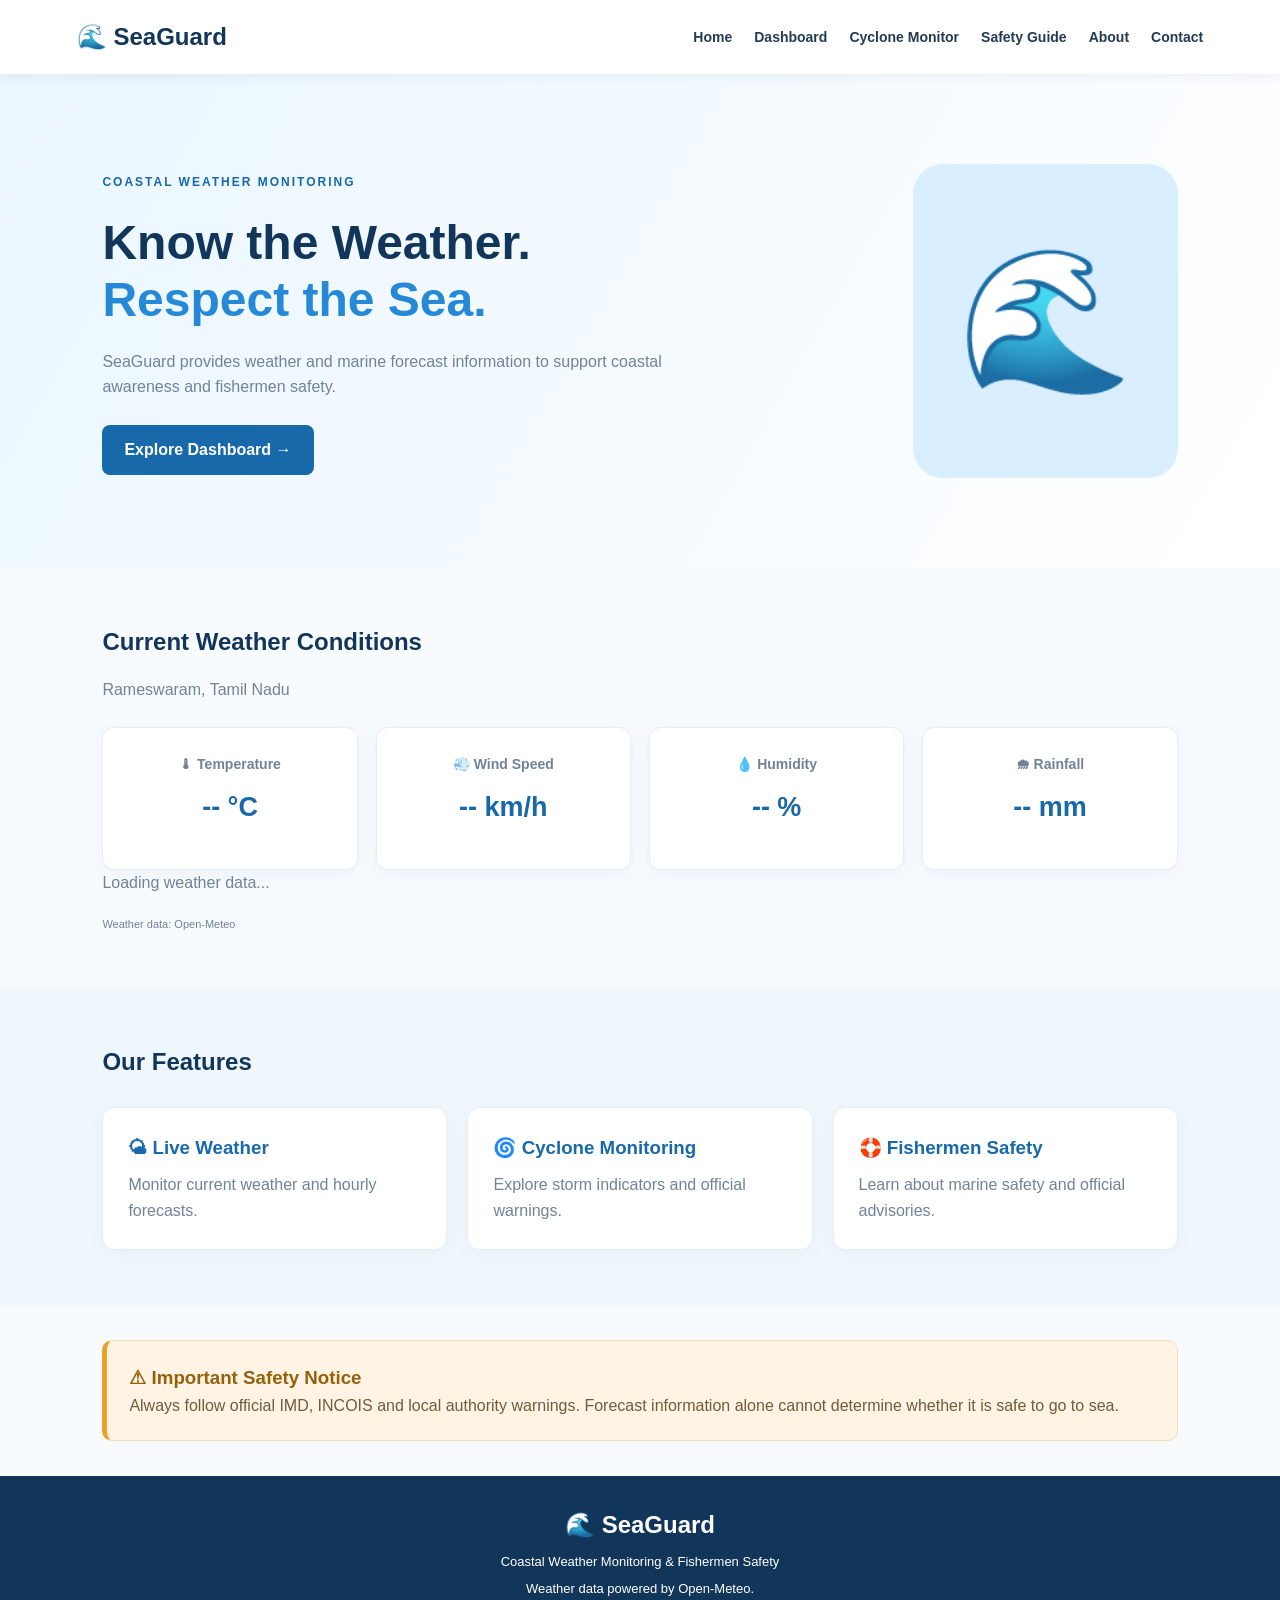
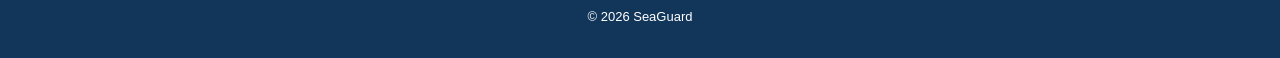
<file: index.html>
<!DOCTYPE html>
<html lang="en">
<head>
    <meta charset="UTF-8">
    <meta name="viewport" content="width=device-width, initial-scale=1.0">
    <title>SeaGuard | Coastal Safety</title>
    <link rel="stylesheet" href="style.css">
    <script src="script.js" defer></script>
</head>
<body>

<header>
    <a href="index.html" class="logo">🌊 SeaGuard</a>
    <button class="menu-toggle" onclick="toggleMenu()">☰</button>
    <nav id="nav">
        <a href="index.html">Home</a>
        <a href="dashboard.html">Dashboard</a>
        <a href="cyclone.html">Cyclone Monitor</a>
        <a href="safety.html">Safety Guide</a>
        <a href="about.html">About</a>
        <a href="contact.html">Contact</a>
    </nav>
</header>

<section class="hero">
    <div class="hero-content">
        <span class="tag">COASTAL WEATHER MONITORING</span>
        <h1>Know the Weather.<br><span>Respect the Sea.</span></h1>
        <p>
            SeaGuard provides weather and marine forecast information
            to support coastal awareness and fishermen safety.
        </p>
        <a href="dashboard.html" class="btn">Explore Dashboard →</a>
    </div>
    <div class="hero-image">🌊</div>
</section>

<section class="section">
    <h2>Current Weather Conditions</h2>
    <p class="subtitle" id="locationName">Rameswaram, Tamil Nadu</p>

    <div class="weather-grid">
        <div class="weather-card">
            <h3>🌡 Temperature</h3>
            <h2 id="temperature">-- °C</h2>
        </div>

        <div class="weather-card">
            <h3>💨 Wind Speed</h3>
            <h2 id="wind">-- km/h</h2>
        </div>

        <div class="weather-card">
            <h3>💧 Humidity</h3>
            <h2 id="humidity">-- %</h2>
        </div>

        <div class="weather-card">
            <h3>🌧 Rainfall</h3>
            <h2 id="rainfall">-- mm</h2>
        </div>
    </div>

    <p id="updatedAt" class="subtitle">Loading weather data...</p>
    <p class="api-credit">Weather data: Open-Meteo</p>
</section>

<section class="section features">
    <h2>Our Features</h2>

    <div class="feature-grid">
        <a href="dashboard.html" class="feature-card">
            <h3>🌤 Live Weather</h3>
            <p>Monitor current weather and hourly forecasts.</p>
        </a>

        <a href="cyclone.html" class="feature-card">
            <h3>🌀 Cyclone Monitoring</h3>
            <p>Explore storm indicators and official warnings.</p>
        </a>

        <a href="safety.html" class="feature-card">
            <h3>🛟 Fishermen Safety</h3>
            <p>Learn about marine safety and official advisories.</p>
        </a>
    </div>
</section>

<section class="warning">
    <h3>⚠ Important Safety Notice</h3>
    <p>
        Always follow official IMD, INCOIS and local authority
        warnings. Forecast information alone cannot determine
        whether it is safe to go to sea.
    </p>
</section>

<footer>
    <h2>🌊 SeaGuard</h2>
    <p>Coastal Weather Monitoring & Fishermen Safety</p>
    <p>Weather data powered by Open-Meteo.</p>
    <p>© 2026 SeaGuard</p>
</footer>

</body>
</html>
</file>
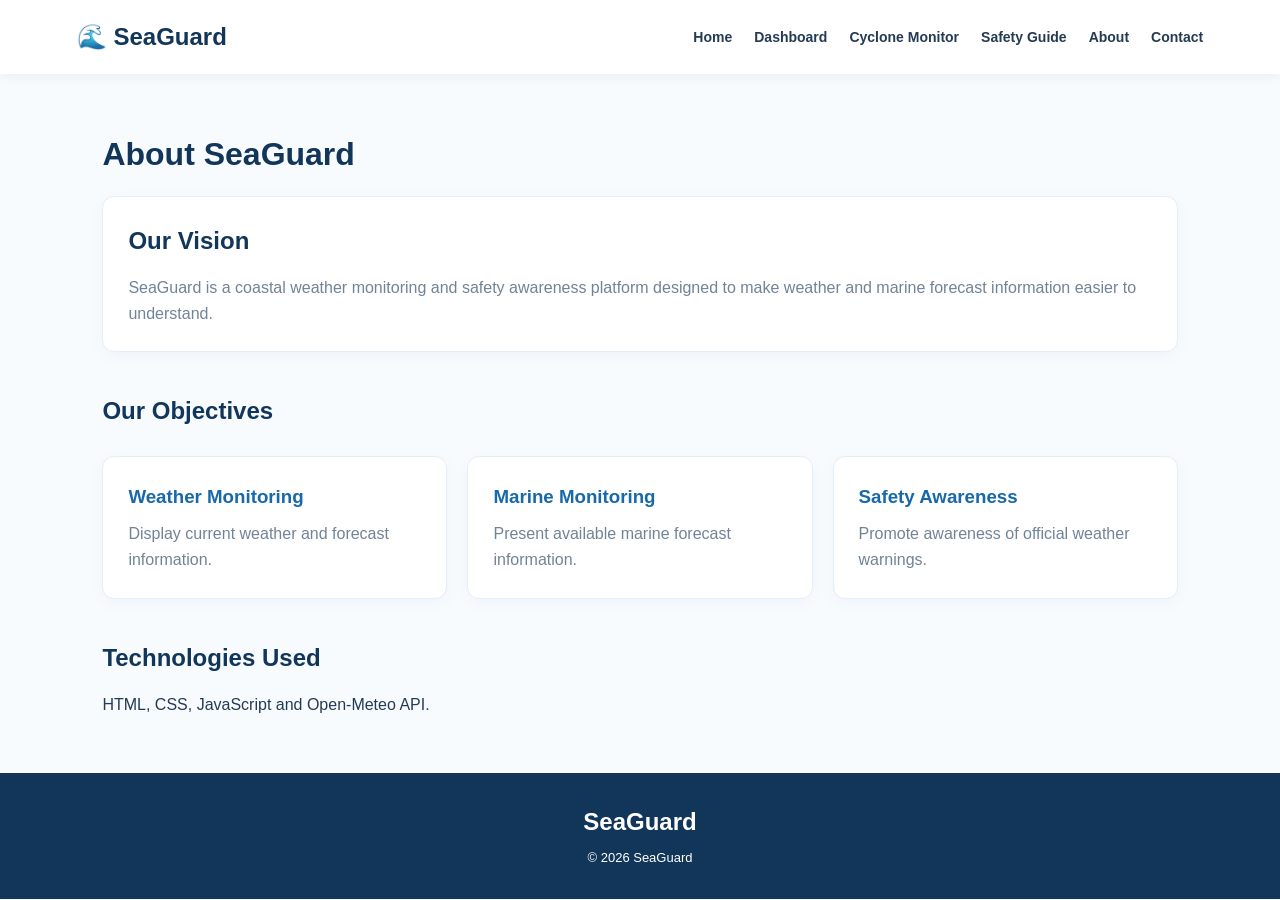
<file: about.html>
<!DOCTYPE html>
<html lang="en">
<head>
    <meta charset="UTF-8">
    <meta name="viewport" content="width=device-width, initial-scale=1.0">
    <title>About | SeaGuard</title>
    <link rel="stylesheet" href="style.css">
</head>
<body>

<header>
    <a href="index.html" class="logo">🌊 SeaGuard</a>
    <button class="menu-toggle" onclick="toggleMenu()">☰</button>
    <nav id="nav">
        <a href="index.html">Home</a>
        <a href="dashboard.html">Dashboard</a>
        <a href="cyclone.html">Cyclone Monitor</a>
        <a href="safety.html">Safety Guide</a>
        <a href="about.html">About</a>
        <a href="contact.html">Contact</a>
    </nav>
</header>

<main class="section">
    <h1>About SeaGuard</h1>

    <div class="feature-card">
        <h2>Our Vision</h2>
        <p>
            SeaGuard is a coastal weather monitoring and safety
            awareness platform designed to make weather and marine
            forecast information easier to understand.
        </p>
    </div>

    <h2 class="subheading">Our Objectives</h2>

    <div class="feature-grid">
        <div class="feature-card">
            <h3>Weather Monitoring</h3>
            <p>Display current weather and forecast information.</p>
        </div>

        <div class="feature-card">
            <h3>Marine Monitoring</h3>
            <p>Present available marine forecast information.</p>
        </div>

        <div class="feature-card">
            <h3>Safety Awareness</h3>
            <p>Promote awareness of official weather warnings.</p>
        </div>
    </div>

    <h2 class="subheading">Technologies Used</h2>
    <p>HTML, CSS, JavaScript and Open-Meteo API.</p>
</main>

<footer>
    <h2>SeaGuard</h2>
    <p>© 2026 SeaGuard</p>
</footer>

</body>
</html>
</file>
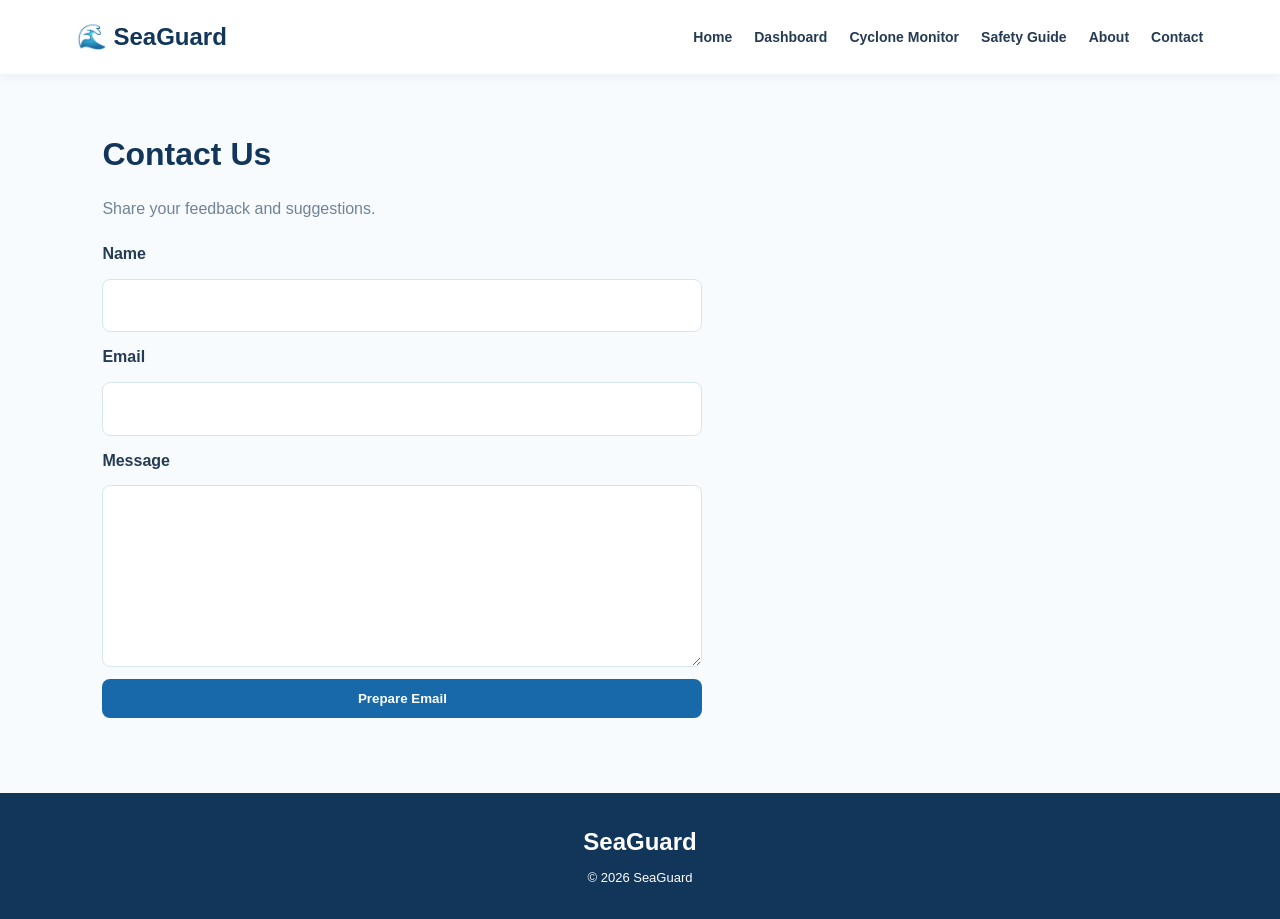
<file: contact.html>
<!DOCTYPE html>
<html lang="en">
<head>
    <meta charset="UTF-8">
    <meta name="viewport" content="width=device-width, initial-scale=1.0">
    <title>Contact | SeaGuard</title>
    <link rel="stylesheet" href="style.css">
    <script src="script.js" defer></script>
</head>
<body>

<header>
    <a href="index.html" class="logo">🌊 SeaGuard</a>
    <button class="menu-toggle" onclick="toggleMenu()">☰</button>
    <nav id="nav">
        <a href="index.html">Home</a>
        <a href="dashboard.html">Dashboard</a>
        <a href="cyclone.html">Cyclone Monitor</a>
        <a href="safety.html">Safety Guide</a>
        <a href="about.html">About</a>
        <a href="contact.html">Contact</a>
    </nav>
</header>

<main class="section">
    <h1>Contact Us</h1>
    <p class="subtitle">Share your feedback and suggestions.</p>

    <form id="contactForm" class="contact-form">
        <label>Name</label>
        <input type="text" id="name" required>

        <label>Email</label>
        <input type="email" id="email" required>

        <label>Message</label>
        <textarea id="message" rows="6" required></textarea>

        <button type="submit" class="btn">Prepare Email</button>
    </form>

    <p id="contactStatus" class="subtitle"></p>
</main>

<footer>
    <h2>SeaGuard</h2>
    <p>© 2026 SeaGuard</p>
</footer>

</body>
</html>
</file>
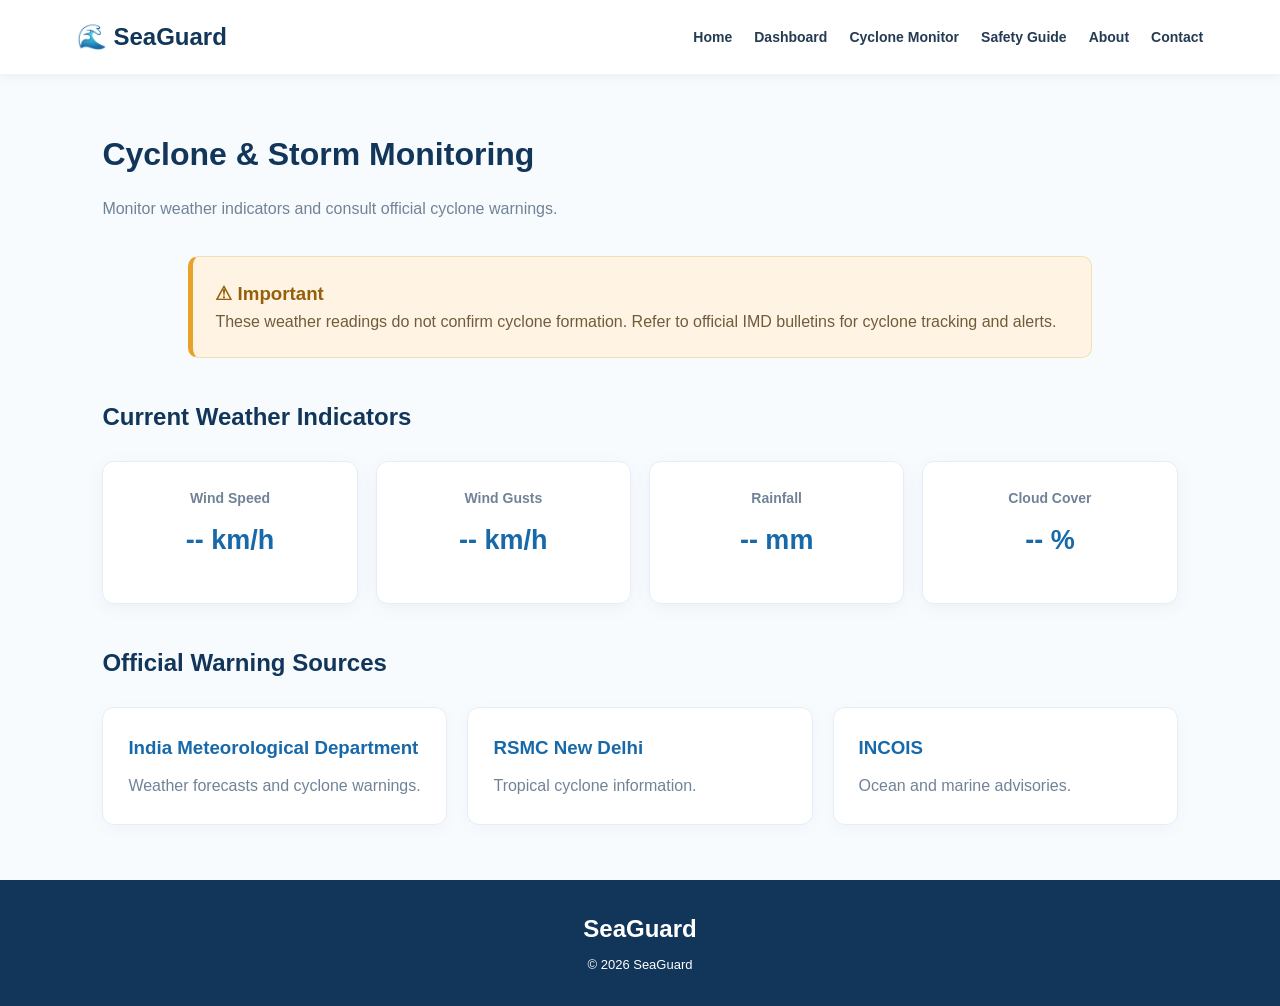
<file: cyclone.html>
<!DOCTYPE html>
<html lang="en">
<head>
    <meta charset="UTF-8">
    <meta name="viewport" content="width=device-width, initial-scale=1.0">
    <title>Cyclone Monitor | SeaGuard</title>
    <link rel="stylesheet" href="style.css">
    <script src="script.js" defer></script>
</head>
<body>

<header>
    <a href="index.html" class="logo">🌊 SeaGuard</a>
    <button class="menu-toggle" onclick="toggleMenu()">☰</button>
    <nav id="nav">
        <a href="index.html">Home</a>
        <a href="dashboard.html">Dashboard</a>
        <a href="cyclone.html">Cyclone Monitor</a>
        <a href="safety.html">Safety Guide</a>
        <a href="about.html">About</a>
        <a href="contact.html">Contact</a>
    </nav>
</header>

<main class="section">
    <h1>Cyclone & Storm Monitoring</h1>
    <p class="subtitle">
        Monitor weather indicators and consult official cyclone warnings.
    </p>

    <div class="warning">
        <h3>⚠ Important</h3>
        <p>
            These weather readings do not confirm cyclone formation.
            Refer to official IMD bulletins for cyclone tracking and alerts.
        </p>
    </div>

    <h2 class="subheading">Current Weather Indicators</h2>

    <div class="weather-grid">
        <div class="weather-card">
            <h3>Wind Speed</h3>
            <h2 id="wind">-- km/h</h2>
        </div>

        <div class="weather-card">
            <h3>Wind Gusts</h3>
            <h2 id="gusts">-- km/h</h2>
        </div>

        <div class="weather-card">
            <h3>Rainfall</h3>
            <h2 id="rainfall">-- mm</h2>
        </div>

        <div class="weather-card">
            <h3>Cloud Cover</h3>
            <h2 id="cloudCover">-- %</h2>
        </div>
    </div>

    <h2 class="subheading">Official Warning Sources</h2>

    <div class="feature-grid">
        <a class="feature-card" href="https://mausam.imd.gov.in/" target="_blank" rel="noopener">
            <h3>India Meteorological Department</h3>
            <p>Weather forecasts and cyclone warnings.</p>
        </a>

        <a class="feature-card" href="https://rsmcnewdelhi.imd.gov.in/" target="_blank" rel="noopener">
            <h3>RSMC New Delhi</h3>
            <p>Tropical cyclone information.</p>
        </a>

        <a class="feature-card" href="https://incois.gov.in/" target="_blank" rel="noopener">
            <h3>INCOIS</h3>
            <p>Ocean and marine advisories.</p>
        </a>
    </div>
</main>

<footer>
    <h2>SeaGuard</h2>
    <p>© 2026 SeaGuard</p>
</footer>

</body>
</html>
</file>
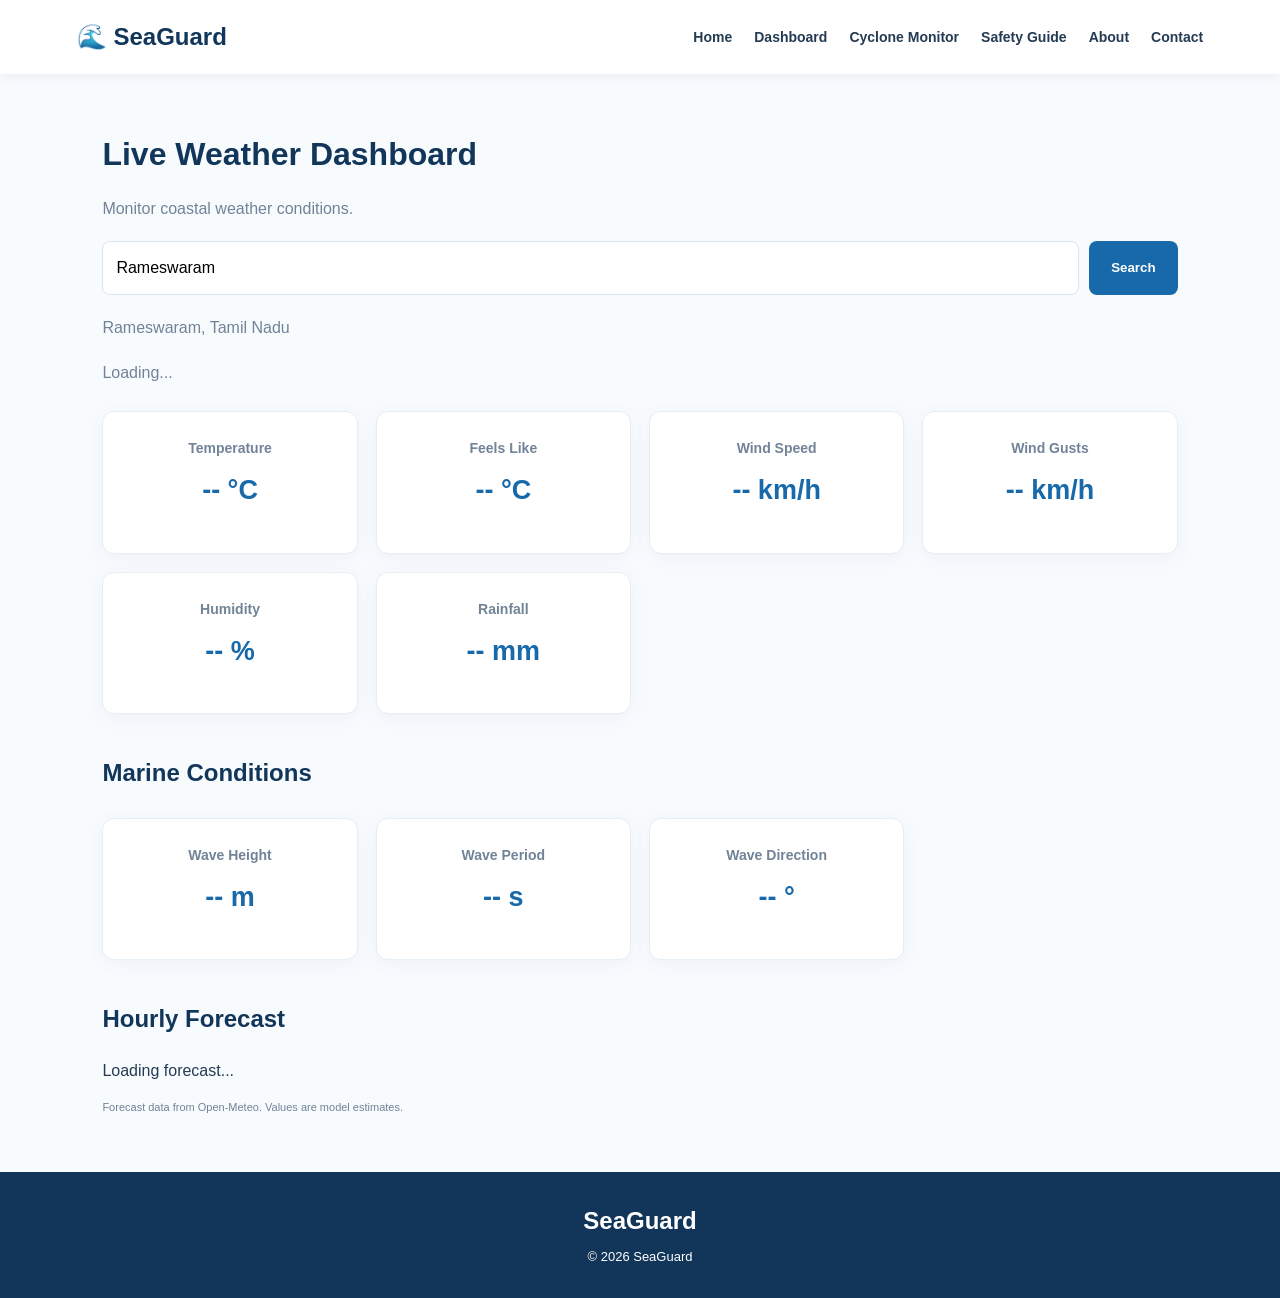
<file: dashboard.html>
<!DOCTYPE html>
<html lang="en">
<head>
    <meta charset="UTF-8">
    <meta name="viewport" content="width=device-width, initial-scale=1.0">
    <title>Weather Dashboard | SeaGuard</title>
    <link rel="stylesheet" href="style.css">
    <script src="script.js" defer></script>
</head>
<body>

<header>
    <a href="index.html" class="logo">🌊 SeaGuard</a>
    <button class="menu-toggle" onclick="toggleMenu()">☰</button>
    <nav id="nav">
        <a href="index.html">Home</a>
        <a href="dashboard.html">Dashboard</a>
        <a href="cyclone.html">Cyclone Monitor</a>
        <a href="safety.html">Safety Guide</a>
        <a href="about.html">About</a>
        <a href="contact.html">Contact</a>
    </nav>
</header>

<main class="section">
    <h1>Live Weather Dashboard</h1>
    <p class="subtitle">Monitor coastal weather conditions.</p>

    <form id="searchForm" class="search-box">
        <input type="text" id="placeInput"
               placeholder="Enter location" value="Rameswaram" required>
        <button type="submit" class="btn">Search</button>
    </form>

    <p id="locationName" class="subtitle">Rameswaram, Tamil Nadu</p>
    <p id="updatedAt" class="subtitle">Loading...</p>
    <p id="errorMessage" class="error" hidden></p>

    <div class="weather-grid">
        <div class="weather-card">
            <h3>Temperature</h3>
            <h2 id="temperature">-- °C</h2>
        </div>

        <div class="weather-card">
            <h3>Feels Like</h3>
            <h2 id="feelsLike">-- °C</h2>
        </div>

        <div class="weather-card">
            <h3>Wind Speed</h3>
            <h2 id="wind">-- km/h</h2>
        </div>

        <div class="weather-card">
            <h3>Wind Gusts</h3>
            <h2 id="gusts">-- km/h</h2>
        </div>

        <div class="weather-card">
            <h3>Humidity</h3>
            <h2 id="humidity">-- %</h2>
        </div>

        <div class="weather-card">
            <h3>Rainfall</h3>
            <h2 id="rainfall">-- mm</h2>
        </div>
    </div>

    <h2 class="subheading">Marine Conditions</h2>
    <div class="weather-grid">
        <div class="weather-card">
            <h3>Wave Height</h3>
            <h2 id="waveHeight">-- m</h2>
        </div>

        <div class="weather-card">
            <h3>Wave Period</h3>
            <h2 id="wavePeriod">-- s</h2>
        </div>

        <div class="weather-card">
            <h3>Wave Direction</h3>
            <h2 id="waveDirection">-- °</h2>
        </div>
    </div>

    <h2 class="subheading">Hourly Forecast</h2>
    <div id="hourlyForecast" class="forecast-grid">
        Loading forecast...
    </div>

    <p class="api-credit">
        Forecast data from Open-Meteo. Values are model estimates.
    </p>
</main>

<footer>
    <h2>SeaGuard</h2>
    <p>© 2026 SeaGuard</p>
</footer>

</body>
</html>
</file>
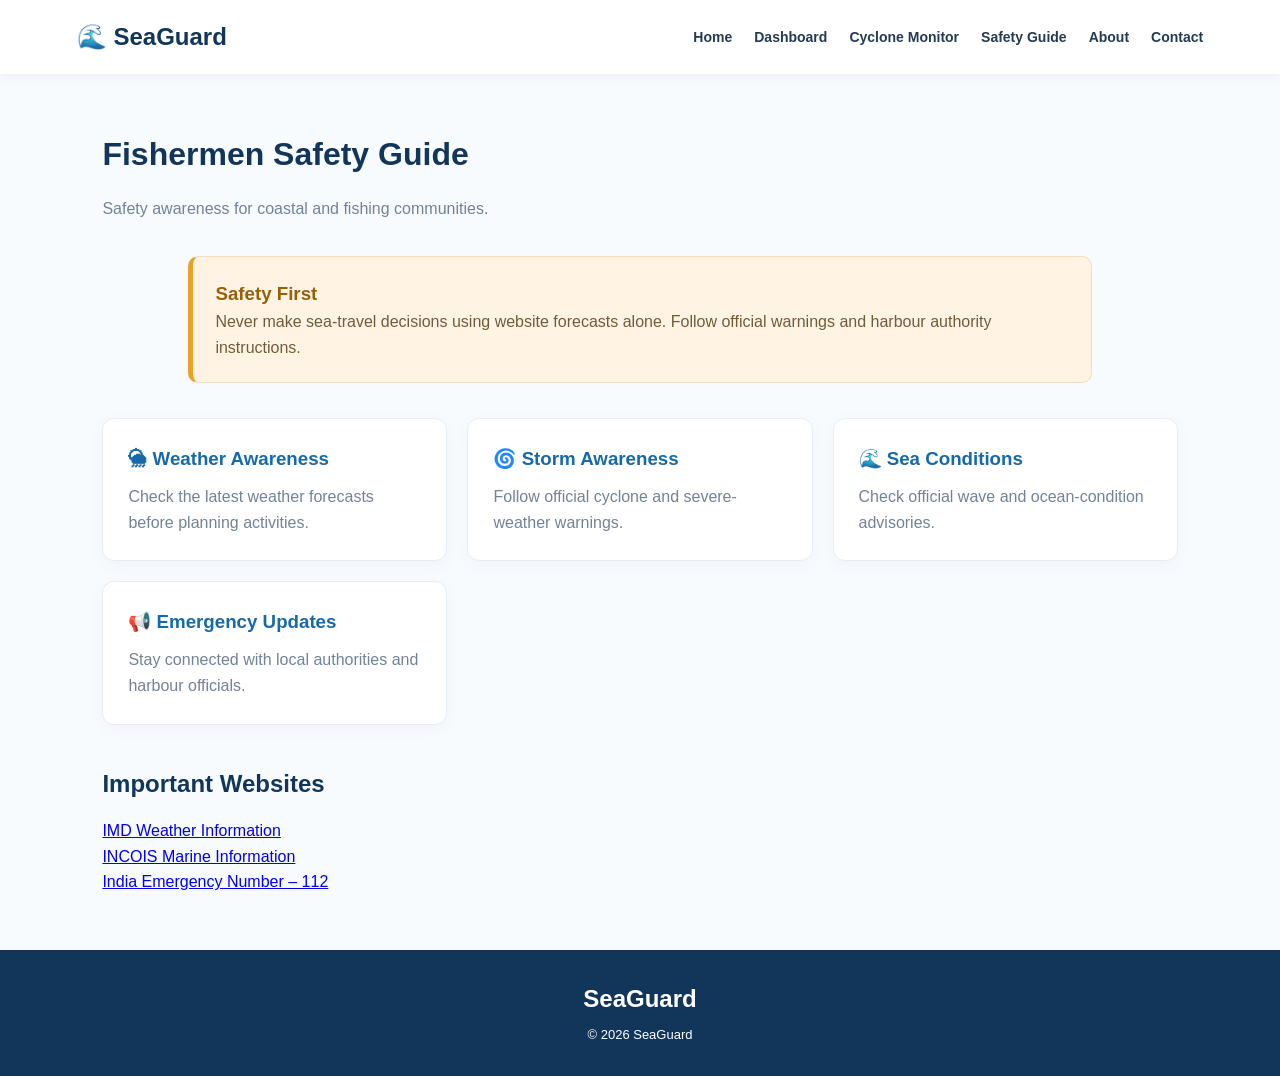
<file: safety.html>
<!DOCTYPE html>
<html lang="en">
<head>
    <meta charset="UTF-8">
    <meta name="viewport" content="width=device-width, initial-scale=1.0">
    <title>Safety Guide | SeaGuard</title>
    <link rel="stylesheet" href="style.css">
</head>
<body>

<header>
    <a href="index.html" class="logo">🌊 SeaGuard</a>
    <button class="menu-toggle" onclick="toggleMenu()">☰</button>
    <nav id="nav">
        <a href="index.html">Home</a>
        <a href="dashboard.html">Dashboard</a>
        <a href="cyclone.html">Cyclone Monitor</a>
        <a href="safety.html">Safety Guide</a>
        <a href="about.html">About</a>
        <a href="contact.html">Contact</a>
    </nav>
</header>

<main class="section">
    <h1>Fishermen Safety Guide</h1>
    <p class="subtitle">
        Safety awareness for coastal and fishing communities.
    </p>

    <div class="warning">
        <h3>Safety First</h3>
        <p>
            Never make sea-travel decisions using website forecasts alone.
            Follow official warnings and harbour authority instructions.
        </p>
    </div>

    <div class="feature-grid">
        <div class="feature-card">
            <h3>🌦 Weather Awareness</h3>
            <p>Check the latest weather forecasts before planning activities.</p>
        </div>

        <div class="feature-card">
            <h3>🌀 Storm Awareness</h3>
            <p>Follow official cyclone and severe-weather warnings.</p>
        </div>

        <div class="feature-card">
            <h3>🌊 Sea Conditions</h3>
            <p>Check official wave and ocean-condition advisories.</p>
        </div>

        <div class="feature-card">
            <h3>📢 Emergency Updates</h3>
            <p>Stay connected with local authorities and harbour officials.</p>
        </div>
    </div>

    <h2 class="subheading">Important Websites</h2>
    <p><a href="https://mausam.imd.gov.in/" target="_blank" rel="noopener">IMD Weather Information</a></p>
    <p><a href="https://incois.gov.in/" target="_blank" rel="noopener">INCOIS Marine Information</a></p>
    <p><a href="https://112.gov.in/" target="_blank" rel="noopener">India Emergency Number – 112</a></p>
</main>

<footer>
    <h2>SeaGuard</h2>
    <p>© 2026 SeaGuard</p>
</footer>

</body>
</html>
</file>
<file: style.css>
* {
    margin: 0;
    padding: 0;
    box-sizing: border-box;
}

:root {
    --primary: #1769aa;
    --dark: #12365a;
    --light: #eaf5fc;
    --text: #243b53;
    --muted: #718397;
}

body {
    font-family: Arial, sans-serif;
    color: var(--text);
    background: #f8fbfe;
    line-height: 1.6;
}

header {
    background: white;
    padding: 18px 6%;
    display: flex;
    align-items: center;
    justify-content: space-between;
    box-shadow: 0 2px 12px #12365a12;
    position: sticky;
    top: 0;
    z-index: 100;
}

.logo {
    font-size: 24px;
    font-weight: bold;
    color: var(--dark);
    text-decoration: none;
}

nav {
    display: flex;
    gap: 22px;
}

nav a {
    text-decoration: none;
    color: var(--text);
    font-weight: bold;
    font-size: 14px;
}

nav a:hover {
    color: var(--primary);
}

.menu-toggle {
    display: none;
    border: none;
    background: none;
    font-size: 25px;
    cursor: pointer;
}

.hero {
    display: flex;
    align-items: center;
    justify-content: space-between;
    padding: 90px 8%;
    background: linear-gradient(120deg, #eaf6ff, #ffffff);
    gap: 35px;
}

.hero-content {
    max-width: 600px;
}

.tag {
    color: var(--primary);
    font-weight: bold;
    font-size: 12px;
    letter-spacing: 2px;
}

.hero h1 {
    font-size: 48px;
    line-height: 1.2;
    color: var(--dark);
    margin: 20px 0;
}

.hero h1 span {
    color: #2589d8;
}

.hero p {
    color: var(--muted);
    margin-bottom: 25px;
}

.hero-image {
    font-size: 140px;
    background: #d9efff;
    border-radius: 30px;
    padding: 45px;
}

.btn {
    display: inline-block;
    background: var(--primary);
    color: white;
    padding: 12px 22px;
    border: none;
    border-radius: 8px;
    cursor: pointer;
    text-decoration: none;
    font-weight: bold;
}

.btn:hover {
    background: var(--dark);
}

.section {
    padding: 55px 8%;
}

.section h1,
.section h2 {
    color: var(--dark);
    margin-bottom: 15px;
}

.subtitle {
    color: var(--muted);
    margin-bottom: 20px;
}

.weather-grid {
    display: grid;
    grid-template-columns: repeat(4, 1fr);
    gap: 18px;
    margin-top: 25px;
}

.weather-card {
    background: white;
    padding: 25px 18px;
    border-radius: 12px;
    box-shadow: 0 4px 18px #12365a0d;
    border: 1px solid #e5eef5;
    text-align: center;
}

.weather-card h3 {
    color: var(--muted);
    font-size: 14px;
}

.weather-card h2 {
    color: var(--primary);
    font-size: 27px;
    margin-top: 10px;
}

.features {
    background: #f0f7fc;
}

.feature-grid {
    display: grid;
    grid-template-columns: repeat(3, 1fr);
    gap: 20px;
    margin-top: 25px;
}

.feature-card {
    display: block;
    background: white;
    padding: 25px;
    border-radius: 12px;
    text-decoration: none;
    color: var(--text);
    border: 1px solid #e5eef5;
    box-shadow: 0 4px 15px #12365a0a;
}

.feature-card h3 {
    color: var(--primary);
    margin-bottom: 10px;
}

.feature-card p {
    color: var(--muted);
}

.warning {
    background: #fff4e4;
    border: 1px solid #f2dfba;
    border-left: 5px solid #e8a22a;
    padding: 22px;
    margin: 35px 8%;
    border-radius: 10px;
}

.warning h3 {
    color: #96600b;
}

.warning p {
    color: #705c3b;
}

footer {
    background: var(--dark);
    color: white;
    text-align: center;
    padding: 30px;
}

footer p {
    font-size: 13px;
    margin-top: 7px;
}

.api-credit {
    font-size: 11px;
    color: var(--muted);
    margin-top: 15px;
}

.api-credit a {
    color: var(--primary);
}

.search-box {
    display: flex;
    gap: 10px;
    margin: 20px 0;
}

.search-box input {
    flex: 1;
    min-width: 0;
}

input, textarea {
    width: 100%;
    padding: 13px;
    border: 1px solid #d7e5f0;
    border-radius: 8px;
    font: inherit;
}

.subheading {
    margin-top: 40px;
}

.forecast-grid {
    display: grid;
    grid-template-columns: repeat(4, 1fr);
    gap: 12px;
    margin-top: 20px;
}

.forecast-card {
    background: white;
    border: 1px solid #e5eef5;
    border-radius: 10px;
    padding: 15px;
    text-align: center;
}

.contact-form {
    max-width: 600px;
    display: grid;
    gap: 12px;
}

.contact-form label {
    font-weight: bold;
}

.error {
    background: #fff0ed;
    color: #a33b2d;
    padding: 12px;
    border-radius: 8px;
}

@media (max-width: 800px) {
    .weather-grid {
        grid-template-columns: repeat(2, 1fr);
    }

    .feature-grid {
        grid-template-columns: 1fr 1fr;
    }

    .hero h1 {
        font-size: 38px;
    }
}

@media (max-width: 600px) {
    header {
        padding: 15px 5%;
    }

    .menu-toggle {
        display: block;
    }

    nav {
        display: none;
        position: absolute;
        top: 65px;
        left: 0;
        width: 100%;
        background: white;
        flex-direction: column;
        padding: 20px;
        box-shadow: 0 5px 12px #12365a15;
    }

    nav.show {
        display: flex;
    }

    .hero {
        flex-direction: column;
        text-align: center;
        padding: 55px 7%;
    }

    .hero-image {
        font-size: 90px;
        padding: 25px;
    }

    .hero h1 {
        font-size: 35px;
    }

    .weather-grid,
    .feature-grid,
    .forecast-grid {
        grid-template-columns: 1fr 1fr;
    }

    .section {
        padding: 35px 6%;
    }

    .warning {
        margin: 25px 6%;
    }
}

@media (max-width: 360px) {
    .weather-grid,
    .feature-grid,
    .forecast-grid {
        grid-template-columns: 1fr;
    }

    .search-box {
        flex-direction: column;
    }
}
</file>
